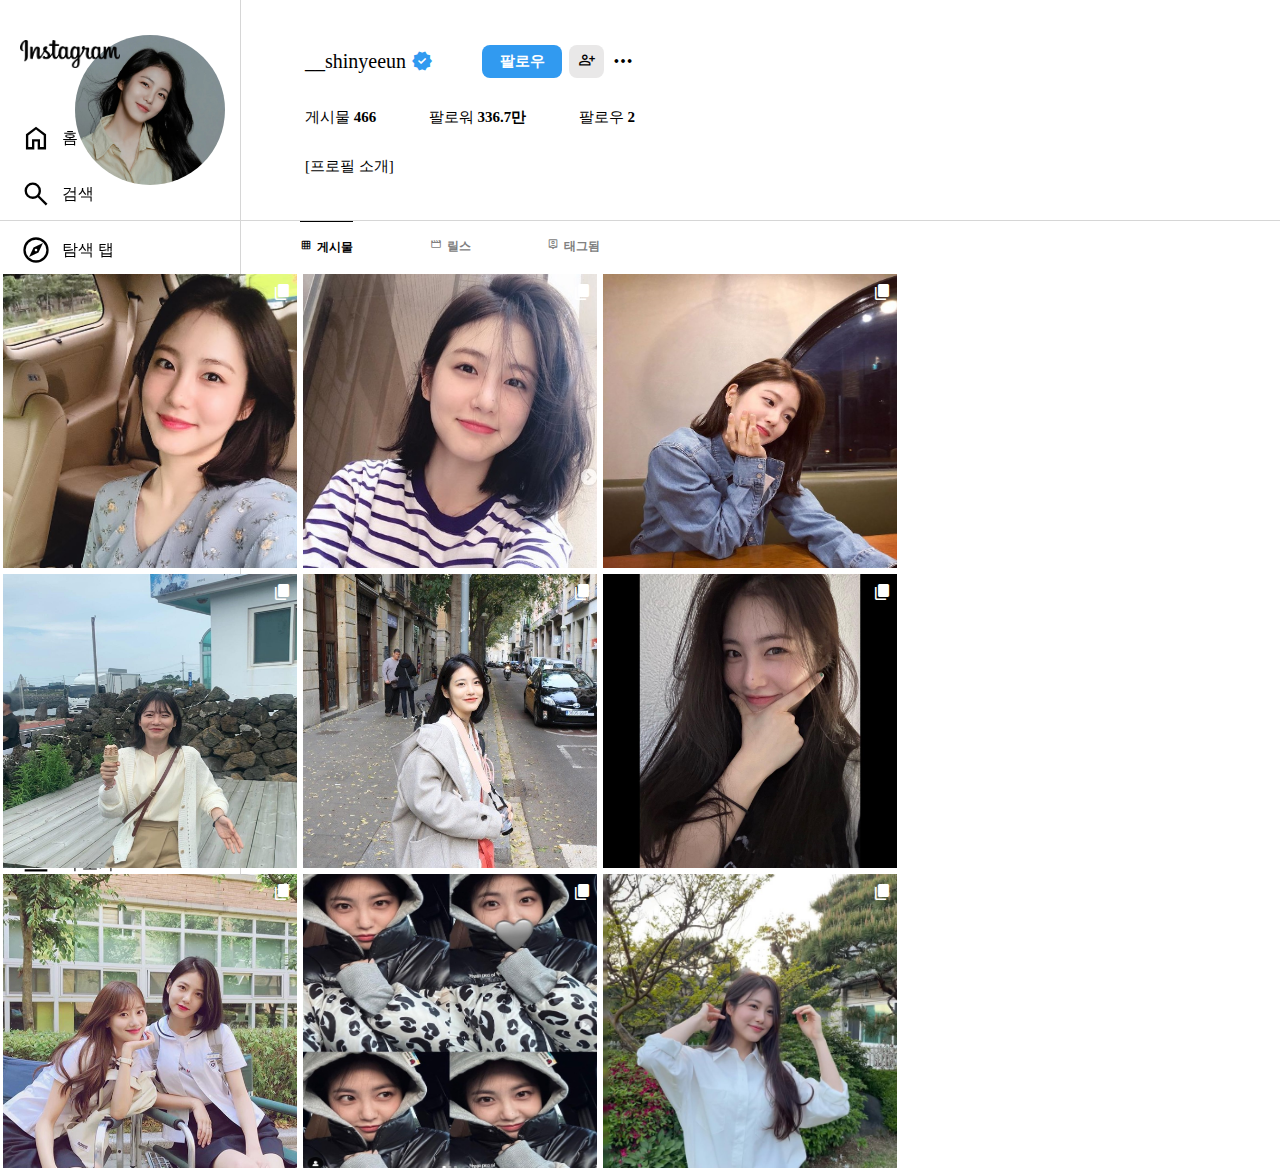
<file: index.html>
<!DOCTYPE html>
<html lang="en">
<head>
  <meta charset="UTF-8">
  <meta name="viewport" content="width=device-width, initial-scale=1.0">
  <title>Document</title>
  <link rel="stylesheet" href="https://fonts.googleapis.com/css2?family=Material+Symbols+Outlined:opsz,wght,FILL,GRAD@20..48,100..700,0..1,-50..200">
  



  <link rel="stylesheet" href="style.css">
</head>
<body>
  <nav class="nav-container">
    <img src="images/Instagram_logo.png" class="logo" alt="Instagram_logo">
    <ul class="menu">
      <li>
        <div class="container-align-center nav-li-padding-10">
            <span class="nav-icon material-symbols-outlined">home</span>홈
        </div>
      </li>
      <li>
        <div class="container-align-center nav-li-padding-10">
            <span class="nav-icon material-symbols-outlined">search</span>검색
        </div>
      </li>
      <li>
        <div class="container-align-center nav-li-padding-10">
            <span class="nav-icon material-symbols-outlined">explore</span>탐색 탭</li>
        </div>
      </li>
      <li>
        <div class="container-align-center nav-li-padding-10">
            <span class="nav-icon material-symbols-outlined">movie</span>릴스</li>
        </div>
      </li>
      <li>
        <div class="container-align-center nav-li-padding-10">
            <span class="nav-icon material-symbols-outlined">send</span>메시지</li>
        </div>
      </li>
      <li>
        <div class="container-align-center nav-li-padding-10">
            <span class="nav-icon material-symbols-outlined">favorite</span>알림</li>
        </div>
      </li>
      <li>
        <div class="container-align-center nav-li-padding-10">
            <span class="nav-icon material-symbols-outlined">add_box</span>만들기</li>
        </div>
      </li>
      <li>
        <div class="container-align-center nav-li-padding-10">
            <span class="nav-icon material-symbols-outlined">account_circle</span>프로필</li>
        </div>
      </li>
      <li class="see-more">
        <div class="container-align-center nav-li-padding-10">
          <span class="nav-icon material-symbols-outlined">menu</span>더 보기</li>
        </div>
      </li>
    </ul>
  </nav>
  <div class="main-container">
    <div class="home-container">
      <div class="profile-container">
        <div class="profile-photo-container">
          <img src="images/profile.jpg" class="profile-photo" alt="profile">
        </div>
        <div class="profile-content-container">
          <div class="profile-content-line">
            <div class="nav-li-container font-size-20 container-align-center">__shinyeeun
              <span class="certificated-logo-size color-blue material-symbols-outlined" style="font-variation-settings: 'FILL' 1;">verified</span>
            </div>
              <div class="container-align-center">
                <button class="btn-follow background-color-blue">
                  <b class="color-white font-size-15">팔로우</b>
                </button>
                <button class="btn-morepeople background-color-gray">
                  <span class="morepeople-logo-size material-symbols-outlined">person_add</span>
                </button>
                <span class="more-logo-size material-symbols-outlined">more_horiz</span>
              </div>
            </div>
          <div class="profile-content-line">
            <div class="font-size-15">게시물 <b>466</b></div>
            <div class="font-size-15">팔로워 <b>336.7만</b></div>
            <div class="font-size-15">팔로우 <b>2</b></div>
          </div>
          <div class="profile-content-line">
            <div class="font-size-15">[프로필 소개]</div>
          </div>
        </div>
      </div>
      <div class="profile-feed-container">
        <div class="profile-menu-container">
          <div class="profile-menu-content-active">
            <div class="container-align-center">
              <p class="font-size-12 font-bolder"><span class="profile-menu-icon font-bolder material-symbols-outlined">grid_on</span>게시물</p>
            </div>
          </div>
          <div class="profile-menu-content">
            <div class="container-align-center">
              <p class="font-size-12 font-bolder color-gray"><span class="profile-menu-icon font-bolder color-gray material-symbols-outlined">movie</span>릴스</p>
            </div>
          </div>
          <div class="profile-menu-content">
            <div class="container-align-center">
              <p class="font-size-12 font-bolder color-gray"><span class="profile-menu-icon font-bolder color-gray material-symbols-outlined">person_pin</span>태그됨</p>
            </div>
          </div>
        </div>
        <div class="profile-feed-size-300">
          <img src="images/feed/image-1.jpg" class="profile-feed-photo" alt="feed-1">
          <div class="profile-feed-icon-container">
            <span class="font-size-20 color-white material-symbols-outlined" style="font-variation-settings: 'FILL' 1;">content_copy</span>
          </div>
          <div class="profile-feed-shadow">
            <p class="font-size-15 font-bolder container-align-center">
              <span class="font-size-22 material-symbols-outlined" style="font-variation-settings: 'FILL' 1;">favorite</span>
              &nbsp;좋아요&nbsp;&nbsp;&nbsp;&nbsp;&nbsp;
              <span class="font-size-22 material-symbols-outlined" style="font-variation-settings: 'FILL' 1;">tooltip</span>
              &nbsp;댓글
            </p>
          </div>
        </div>
        <div class="profile-feed-size-300">
          <img src="images/feed/image-2.jpg" class="profile-feed-photo" alt="feed-2">
          <div class="profile-feed-icon-container">
            <span class="font-size-20 color-white material-symbols-outlined" style="font-variation-settings: 'FILL' 1;">content_copy</span>
          </div>
          <div class="profile-feed-shadow">
            <p class="font-size-15 font-bolder container-align-center">
              <span class="font-size-22 material-symbols-outlined" style="font-variation-settings: 'FILL' 1;">favorite</span>
              &nbsp;좋아요&nbsp;&nbsp;&nbsp;&nbsp;&nbsp;
              <span class="font-size-22 material-symbols-outlined" style="font-variation-settings: 'FILL' 1;">tooltip</span>
              &nbsp;댓글
            </p>
          </div>
        </div>
        <div class="profile-feed-size-300">
          <img src="images/feed/image-3.jpg" class="profile-feed-photo" alt="feed-3">
          <div class="profile-feed-icon-container">
            <span class="font-size-20 color-white material-symbols-outlined" style="font-variation-settings: 'FILL' 1;">content_copy</span>
          </div>
          <div class="profile-feed-shadow">
            <p class="font-size-15 font-bolder container-align-center">
              <span class="font-size-22 material-symbols-outlined" style="font-variation-settings: 'FILL' 1;">favorite</span>
              &nbsp;좋아요&nbsp;&nbsp;&nbsp;&nbsp;&nbsp;
              <span class="font-size-22 material-symbols-outlined" style="font-variation-settings: 'FILL' 1;">tooltip</span>
              &nbsp;댓글
            </p>
          </div>
        </div>
        <div class="profile-feed-size-300">
          <img src="images/feed/image-4.jpg" class="profile-feed-photo" alt="feed-4">
          <div class="profile-feed-icon-container">
            <span class="font-size-20 color-white material-symbols-outlined" style="font-variation-settings: 'FILL' 1;">content_copy</span>
          </div>
          <div class="profile-feed-shadow">
            <p class="font-size-15 font-bolder container-align-center">
              <span class="font-size-22 material-symbols-outlined" style="font-variation-settings: 'FILL' 1;">favorite</span>
              &nbsp;좋아요&nbsp;&nbsp;&nbsp;&nbsp;&nbsp;
              <span class="font-size-22 material-symbols-outlined" style="font-variation-settings: 'FILL' 1;">tooltip</span>
              &nbsp;댓글
            </p>
          </div>
        </div>
        <div class="profile-feed-size-300">
          <img src="images/feed/image-5.jpg" class="profile-feed-photo" alt="feed-5">
          <div class="profile-feed-icon-container">
            <span class="font-size-20 color-white material-symbols-outlined" style="font-variation-settings: 'FILL' 1;">content_copy</span>
          </div>
          <div class="profile-feed-shadow">
            <p class="font-size-15 font-bolder container-align-center">
              <span class="font-size-22 material-symbols-outlined" style="font-variation-settings: 'FILL' 1;">favorite</span>
              &nbsp;좋아요&nbsp;&nbsp;&nbsp;&nbsp;&nbsp;
              <span class="font-size-22 material-symbols-outlined" style="font-variation-settings: 'FILL' 1;">tooltip</span>
              &nbsp;댓글
            </p>
          </div>
        </div>
        <div class="profile-feed-size-300">
          <img src="images/feed/image-6.jpg" class="profile-feed-photo" alt="feed-6">
          <div class="profile-feed-icon-container">
            <span class="font-size-20 color-white material-symbols-outlined" style="font-variation-settings: 'FILL' 1;">content_copy</span>
          </div>
          <div class="profile-feed-shadow">
            <p class="font-size-15 font-bolder container-align-center">
              <span class="font-size-22 material-symbols-outlined" style="font-variation-settings: 'FILL' 1;">favorite</span>
              &nbsp;좋아요&nbsp;&nbsp;&nbsp;&nbsp;&nbsp;
              <span class="font-size-22 material-symbols-outlined" style="font-variation-settings: 'FILL' 1;">tooltip</span>
              &nbsp;댓글
            </p>
          </div>
        </div>
        <div class="profile-feed-size-300">
          <img src="images/feed/image-7.jpg" class="profile-feed-photo" alt="feed-7">
          <div class="profile-feed-icon-container">
            <span class="font-size-20 color-white material-symbols-outlined" style="font-variation-settings: 'FILL' 1;">content_copy</span>
          </div>
          <div class="profile-feed-shadow">
            <p class="font-size-15 font-bolder container-align-center">
              <span class="font-size-22 material-symbols-outlined" style="font-variation-settings: 'FILL' 1;">favorite</span>
              &nbsp;좋아요&nbsp;&nbsp;&nbsp;&nbsp;&nbsp;
              <span class="font-size-22 material-symbols-outlined" style="font-variation-settings: 'FILL' 1;">tooltip</span>
              &nbsp;댓글
            </p>
          </div>
        </div>
        <div class="profile-feed-size-300">
          <img src="images/feed/image-8.jpg" class="profile-feed-photo" alt="feed-8">
          <div class="profile-feed-icon-container">
            <span class="font-size-20 color-white material-symbols-outlined" style="font-variation-settings: 'FILL' 1;">content_copy</span>
          </div>
          <div class="profile-feed-shadow">
            <p class="font-size-15 font-bolder container-align-center">
              <span class="font-size-22 material-symbols-outlined" style="font-variation-settings: 'FILL' 1;">favorite</span>
              &nbsp;좋아요&nbsp;&nbsp;&nbsp;&nbsp;&nbsp;
              <span class="font-size-22 material-symbols-outlined" style="font-variation-settings: 'FILL' 1;">tooltip</span>
              &nbsp;댓글
            </p>
          </div>
        </div>
        <div class="profile-feed-size-300">
          <img src="images/feed/image-9.jpg" class="profile-feed-photo" alt="feed-9">
          <div class="profile-feed-icon-container">
            <span class="font-size-20 color-white material-symbols-outlined" style="font-variation-settings: 'FILL' 1;">content_copy</span>
          </div>
          <div class="profile-feed-shadow">
            <p class="font-size-15 font-bolder container-align-center">
              <span class="font-size-22 material-symbols-outlined" style="font-variation-settings: 'FILL' 1;">favorite</span>
              &nbsp;좋아요&nbsp;&nbsp;&nbsp;&nbsp;&nbsp;
              <span class="font-size-22 material-symbols-outlined" style="font-variation-settings: 'FILL' 1;">tooltip</span>
              &nbsp;댓글
            </p>
          </div>
        </div>
      </div>
    </div>
  </div>
</body>
</html>
</file>
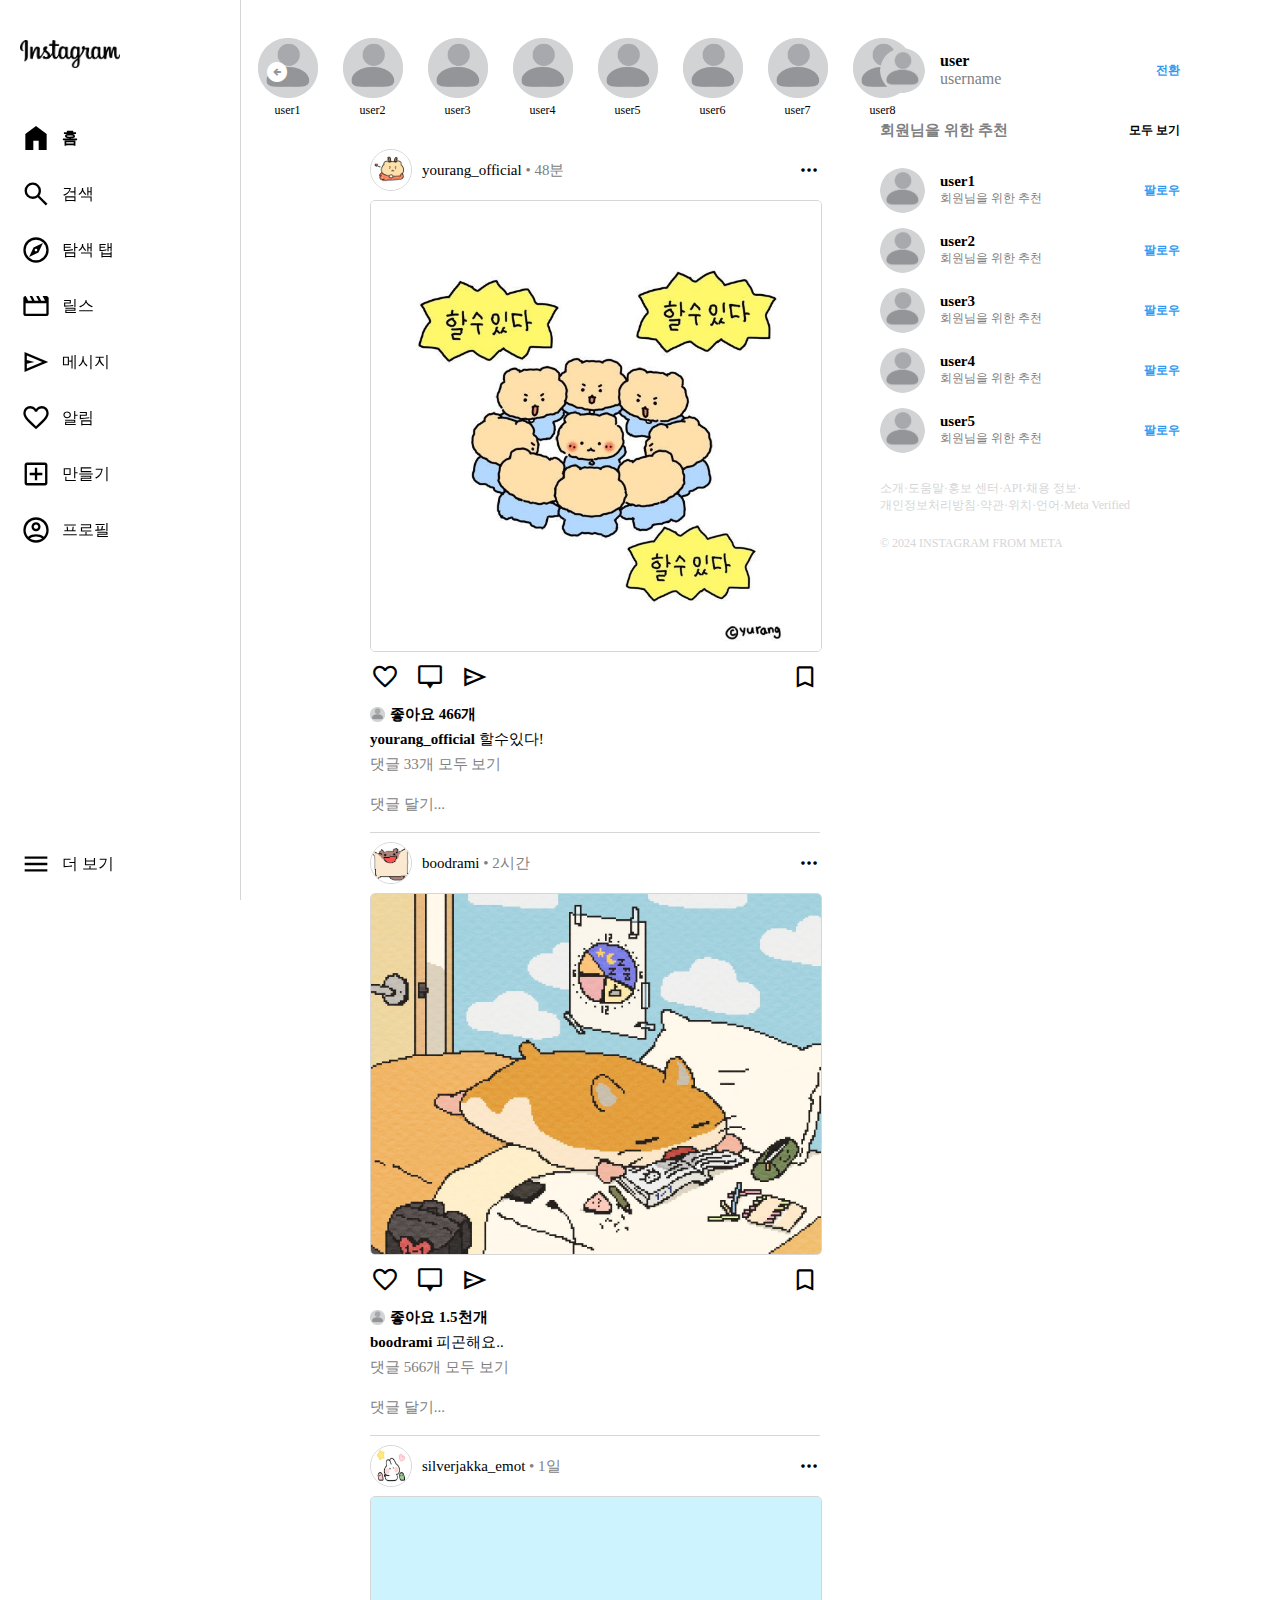
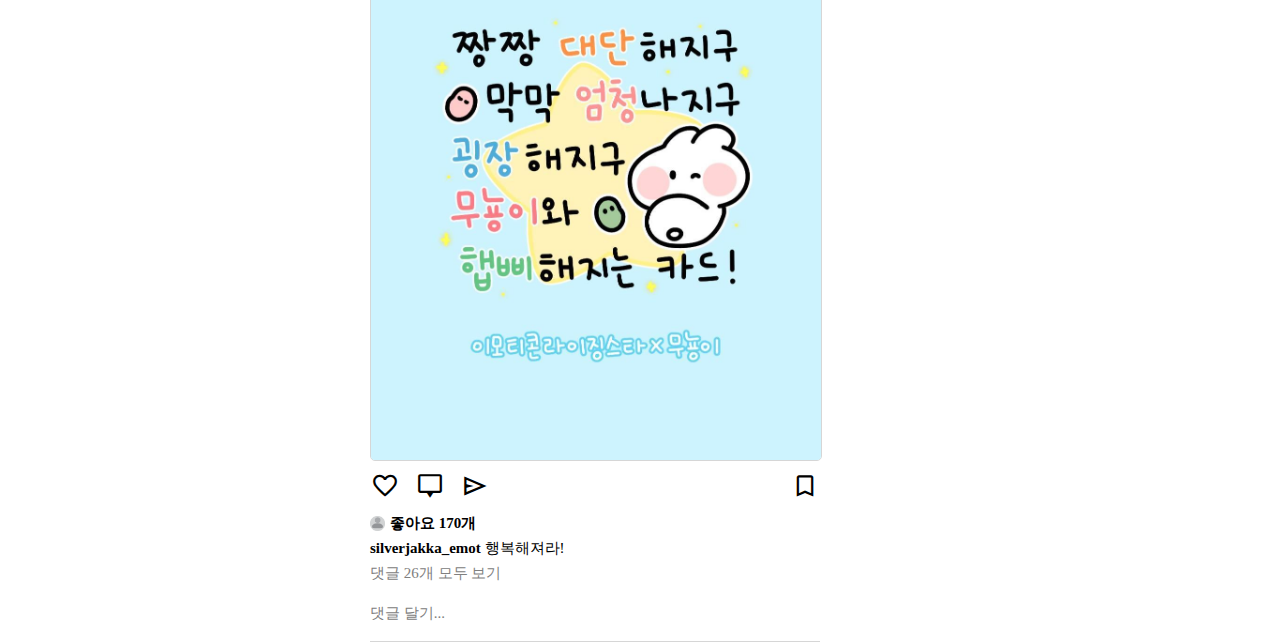
<file: home.html>
<!DOCTYPE html>
<html lang="en">
<head>
  <meta charset="UTF-8">
  <meta name="viewport" content="width=device-width, initial-scale=1.0">
  <title>Home-page</title>
  <link rel="stylesheet" href="https://fonts.googleapis.com/css2?family=Material+Symbols+Outlined:opsz,wght,FILL,GRAD@20..48,100..700,0..1,-50..200">

  <link rel="stylesheet" href="style.css">
</head>
<body>
  <nav class="nav-container">
    <img src="images/Instagram_logo.png" class="logo" alt="Instagram_logo">
    <ul class="menu">
      <li>
        <a href="#">
          <div class="container-align-center nav-li-padding-10 font-bolder">
              <span class="nav-icon material-symbols-outlined" style="font-variation-settings: 'FILL' 1;">home</span>홈
          </div>
        </a>
      </li>
      <li>
        <div class="container-align-center nav-li-padding-10">
            <span class="nav-icon material-symbols-outlined">search</span>검색
        </div>
      </li>
      <li>
        <div class="container-align-center nav-li-padding-10">
            <span class="nav-icon material-symbols-outlined">explore</span>탐색 탭</li>
        </div>
      </li>
      <li>
        <div class="container-align-center nav-li-padding-10">
            <span class="nav-icon material-symbols-outlined">movie</span>릴스</li>
        </div>
      </li>
      <li>
        <div class="container-align-center nav-li-padding-10">
            <span class="nav-icon material-symbols-outlined">send</span>메시지</li>
        </div>
      </li>
      <li>
        <div class="container-align-center nav-li-padding-10">
            <span class="nav-icon material-symbols-outlined">favorite</span>알림</li>
        </div>
      </li>
      <li>
        <div class="container-align-center nav-li-padding-10">
            <span class="nav-icon material-symbols-outlined">add_box</span>만들기</li>
        </div>
      </li>
      <li>
        <a href="profile.html">
          <div class="container-align-center nav-li-padding-10">
              <span class="nav-icon material-symbols-outlined">account_circle</span>프로필</li>
          </div>
        </a>
      </li>
      <li class="see-more">
        <div class="container-align-center nav-li-padding-10">
          <span class="nav-icon material-symbols-outlined">menu</span>더 보기</li>
        </div>
      </li>
    </ul>
  </nav>
  <div class="home-main-container">
    <div class="home-main-content-container">
      <div class="home-stories-container">
        <div class="home-story-container">
          <img src="images/profile-none.png" class="story-profile-size" alt="story_photo">
          <p class="font-size-12 text-margin-5">user1</p>
        </div>
        <div class="home-story-container">
          <img src="images/profile-none.png" class="story-profile-size" alt="story_photo">
          <p class="font-size-12 text-margin-5">user2</p>
        </div>
        <div class="home-story-container">
          <img src="images/profile-none.png" class="story-profile-size" alt="story_photo">
          <p class="font-size-12 text-margin-5">user3</p>
        </div>
        <div class="home-story-container">
          <img src="images/profile-none.png" class="story-profile-size" alt="story_photo">
          <p class="font-size-12 text-margin-5">user4</p>
        </div>
        <div class="home-story-container">
          <img src="images/profile-none.png" class="story-profile-size" alt="story_photo">
          <p class="font-size-12 text-margin-5">user5</p>
        </div>
        <div class="home-story-container">
          <img src="images/profile-none.png" class="story-profile-size" alt="story_photo">
          <p class="font-size-12 text-margin-5">user6</p>
        </div>
        <div class="home-story-container">
          <img src="images/profile-none.png" class="story-profile-size" alt="story_photo">
          <p class="font-size-12 text-margin-5">user7</p>
        </div>
        <div class="home-story-container">
          <img src="images/profile-none.png" class="story-profile-size" alt="story_photo">
          <p class="font-size-12 text-margin-5">user8</p>
        </div>
        <div class="story-expand-icon-right">
          <span class="color-white material-symbols-outlined" style="font-variation-settings: 'FILL' 1;">expand_circle_right</span>
        </div>
        <div class="story-expand-icon-left">
          <span class="color-white material-symbols-outlined" style="font-variation-settings: 'FILL' 1;">arrow_circle_left</span>
        </div>
      </div>
      <div class="home-feeds-container">
        <div class="home-feed-container">
          <div class="home-feed-user-container">
            <div class="home-feed-profile-container">
              <img src="images/home_feed/profile-1.jpg" class="home-feed-profile-photo" alt="profile-1">
              <p class="font-size-15 text-margin-10">yourang_official<span class="color-gray">&nbsp;•&nbsp;48분</span></p>
            </div>
            <span class="font-size-22 material-symbols-outlined">more_horiz</span>
          </div>
          <img src="images/home_feed/feed-1.jpg" class="home-feed-photo" alt="feed-1">
          <div class="home-feed-icons-container">
            <div class="home-feed-icons-container-left">
              <span class="font-size-30 text-margin-right-15 home-feed-icons-color material-symbols-outlined">favorite</span>
              <span class="font-size-30 text-margin-right-15 home-feed-icons-color material-symbols-outlined">tooltip</span>
              <span class="font-size-30 home-feed-icons-color material-symbols-outlined">send</span>
            </div>
            <span class="font-size-30 home-feed-icons-color material-symbols-outlined">bookmark</span>
          </div>
          <p class="home-feed-text-container font-size-15 container-align-center text-margin-0">
            <img src="images/profile-none.png" class="like-user-profile-photo-size" alt="like-user"><b>좋아요 466개</b>
          </p>
          <p class="home-feed-text-container font-size-15 container-align-center text-margin-0">
            <b>yourang_official</b>&nbsp;할수있다!
          </p>
          <p class="home-feed-text-container font-size-15 container-align-center text-margin-0 color-gray">
            댓글 33개 모두 보기
          </p>
          <p class="home-feed-text-container font-size-15 container-align-center color-gray">
            댓글 달기...
          </p>
        </div>
        <div class="home-feed-container">
          <div class="home-feed-user-container">
            <div class="home-feed-profile-container">
              <img src="images/home_feed/profile-2.png" class="home-feed-profile-photo" alt="profile-2">
              <p class="font-size-15 text-margin-10">boodrami<span class="color-gray">&nbsp;•&nbsp;2시간</span></p>
            </div>
            <span class="font-size-22 material-symbols-outlined">more_horiz</span>
          </div>
          <img src="images/home_feed/feed-2.jpg" class="home-feed-photo" alt="feed-2">
          <div class="home-feed-icons-container">
            <div class="home-feed-icons-container-left">
              <span class="font-size-30 text-margin-right-15 home-feed-icons-color material-symbols-outlined">favorite</span>
              <span class="font-size-30 text-margin-right-15 home-feed-icons-color material-symbols-outlined">tooltip</span>
              <span class="font-size-30 home-feed-icons-color material-symbols-outlined">send</span>
            </div>
            <span class="font-size-30 home-feed-icons-color material-symbols-outlined">bookmark</span>
          </div>
          <p class="home-feed-text-container font-size-15 container-align-center text-margin-0">
            <img src="images/profile-none.png" class="like-user-profile-photo-size" alt="like-user"><b>좋아요 1.5천개</b>
          </p>
          <p class="home-feed-text-container font-size-15 container-align-center text-margin-0">
            <b>boodrami</b>&nbsp;피곤해요..
          </p>
          <p class="home-feed-text-container font-size-15 container-align-center text-margin-0 color-gray">
            댓글 566개 모두 보기
          </p>
          <p class="home-feed-text-container font-size-15 container-align-center color-gray">
            댓글 달기...
          </p>
        </div>
        <div class="home-feed-container">
          <div class="home-feed-user-container">
            <div class="home-feed-profile-container">
              <img src="images/home_feed/profile-3.jpg" class="home-feed-profile-photo" alt="profile-3">
              <p class="font-size-15 text-margin-10">silverjakka_emot<span class="color-gray">&nbsp;•&nbsp;1일</span></p>
            </div>
            <span class="font-size-22 material-symbols-outlined">more_horiz</span>
          </div>
          <img src="images/home_feed/feed-3.jpg" class="home-feed-photo" alt="feed-3">
          <div class="home-feed-icons-container">
            <div class="home-feed-icons-container-left">
              <span class="font-size-30 text-margin-right-15 home-feed-icons-color material-symbols-outlined">favorite</span>
              <span class="font-size-30 text-margin-right-15 home-feed-icons-color material-symbols-outlined">tooltip</span>
              <span class="font-size-30 home-feed-icons-color material-symbols-outlined">send</span>
            </div>
            <span class="font-size-30 home-feed-icons-color material-symbols-outlined">bookmark</span>
          </div>
          <p class="home-feed-text-container font-size-15 container-align-center text-margin-0">
            <img src="images/profile-none.png" class="like-user-profile-photo-size" alt="like-user"><b>좋아요 170개</b>
          </p>
          <p class="home-feed-text-container font-size-15 container-align-center text-margin-0">
            <b>silverjakka_emot</b>&nbsp;행복해져라!
          </p>
          <p class="home-feed-text-container font-size-15 container-align-center text-margin-0 color-gray">
            댓글 26개 모두 보기
          </p>
          <p class="home-feed-text-container font-size-15 container-align-center color-gray">
            댓글 달기...
          </p>
        </div>
      </div>
    </div>
  </div>
  <div class="home-recommends-container">
    <div class="home-recommend-container">
      <div class="home-recommend-profile-container">
        <img src="images/profile-none.png" class="recommend-profile-photo text-margin-right-15" alt="my-profile">
        <div class="home-recommend-profile-content-container">
          <p class="text-margin-0 font-bolder">user</p>
          <p class="text-margin-0 color-gray">username</p>
        </div>
      </div>
      <p class="color-blue font-bolder font-size-12">전환</p>
    </div>
    <div class="home-recommend-container">
      <p class="color-gray font-bolder font-size-15">회원님을 위한 추천</p>
      <p class="font-bolder font-size-12">모두 보기</p>
    </div>
    <div class="home-recommend-container">
      <div class="home-recommend-profile-container">
        <img src="images/profile-none.png" class="recommend-profile-photo text-margin-right-15" alt="my-profile">
        <div class="home-recommend-profile-content-container">
          <p class="text-margin-0 font-bolder font-size-15">user1</p>
          <p class="text-margin-0 color-gray font-size-12">회원님을 위한 추천</p>
        </div>
      </div>
      <p class="color-blue font-bolder font-size-12">팔로우</p>
    </div>
    <div class="home-recommend-container">
      <div class="home-recommend-profile-container">
        <img src="images/profile-none.png" class="recommend-profile-photo text-margin-right-15" alt="my-profile">
        <div class="home-recommend-profile-content-container">
          <p class="text-margin-0 font-bolder font-size-15">user2</p>
          <p class="text-margin-0 color-gray font-size-12">회원님을 위한 추천</p>
        </div>
      </div>
      <p class="color-blue font-bolder font-size-12">팔로우</p>
    </div>
    <div class="home-recommend-container">
      <div class="home-recommend-profile-container">
        <img src="images/profile-none.png" class="recommend-profile-photo text-margin-right-15" alt="my-profile">
        <div class="home-recommend-profile-content-container">
          <p class="text-margin-0 font-bolder font-size-15">user3</p>
          <p class="text-margin-0 color-gray font-size-12">회원님을 위한 추천</p>
        </div>
      </div>
      <p class="color-blue font-bolder font-size-12">팔로우</p>
    </div>
    <div class="home-recommend-container">
      <div class="home-recommend-profile-container">
        <img src="images/profile-none.png" class="recommend-profile-photo text-margin-right-15" alt="my-profile">
        <div class="home-recommend-profile-content-container">
          <p class="text-margin-0 font-bolder font-size-15">user4</p>
          <p class="text-margin-0 color-gray font-size-12">회원님을 위한 추천</p>
        </div>
      </div>
      <p class="color-blue font-bolder font-size-12">팔로우</p>
    </div>
    <div class="home-recommend-container">
      <div class="home-recommend-profile-container">
        <img src="images/profile-none.png" class="recommend-profile-photo text-margin-right-15" alt="my-profile">
        <div class="home-recommend-profile-content-container">
          <p class="text-margin-0 font-bolder font-size-15">user5</p>
          <p class="text-margin-0 color-gray font-size-12">회원님을 위한 추천</p>
        </div>
      </div>
      <p class="color-blue font-bolder font-size-12">팔로우</p>
    </div>
    <div class="home-recommend-footer-container">
      <div class="home-recommend-footer-container">
        <p class="font-size-12 text-margin-0 color-lightgray">소개·도움말·홍보 센터·API·채용 정보·</p>
        <p class="font-size-12 text-margin-0 color-lightgray">개인정보처리방침·약관·위치·언어·Meta Verified</p>
      </div>
      <p class="font-size-12 color-lightgray">© 2024 INSTAGRAM FROM META</p>
    </div>
  </div>
</body>
</html>
</file>
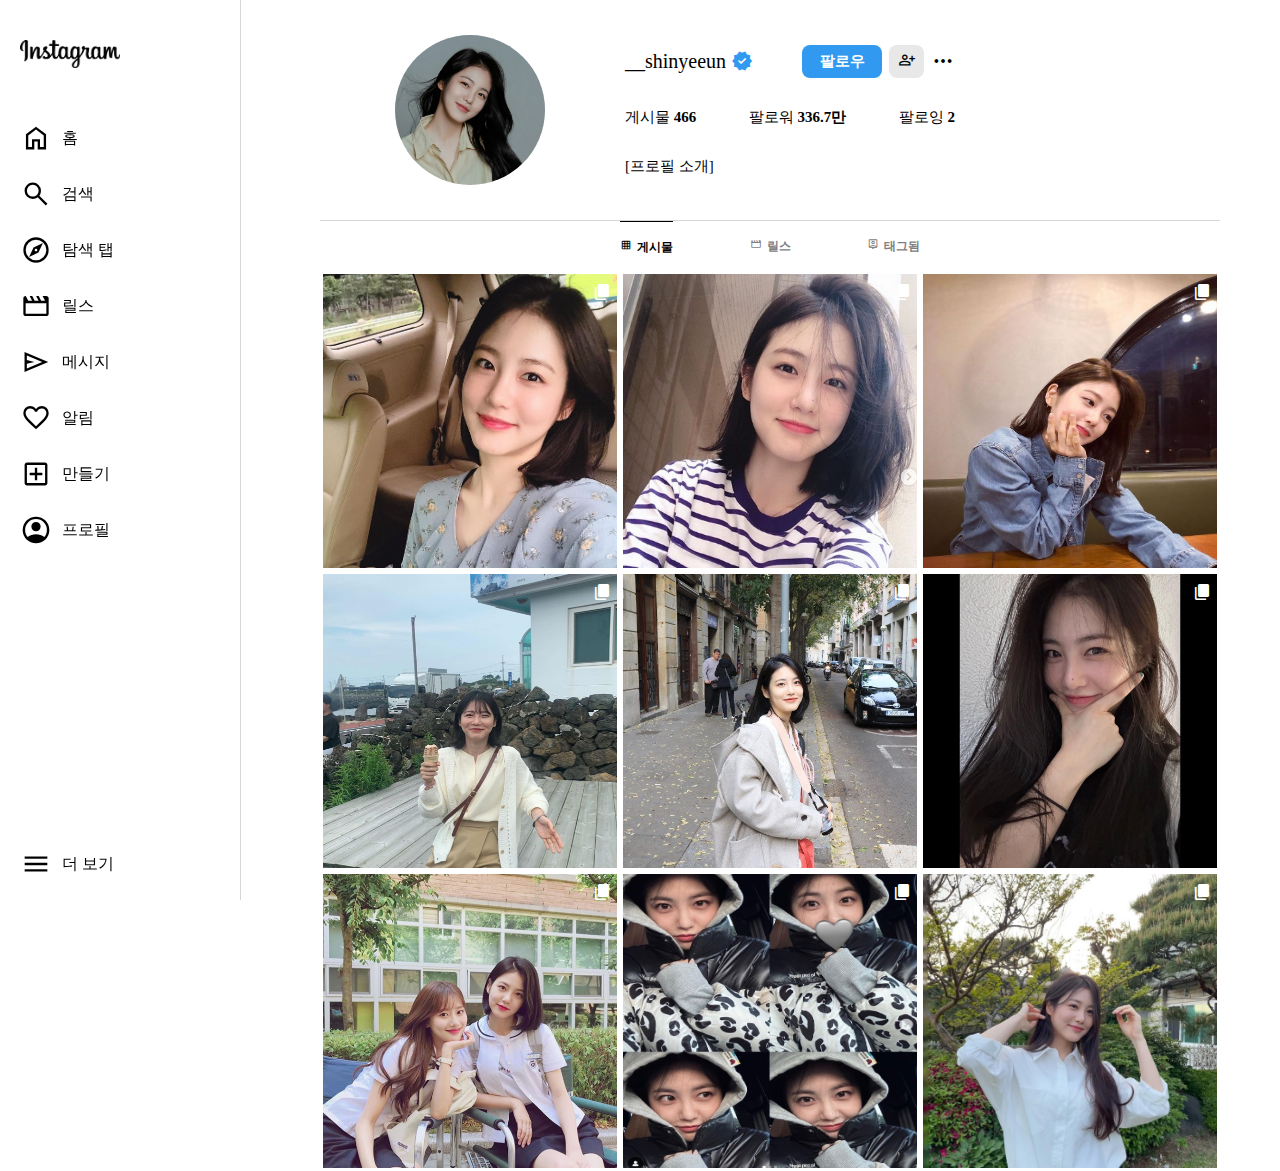
<file: profile.html>
<!DOCTYPE html>
<html lang="en">
<head>
  <meta charset="UTF-8">
  <meta name="viewport" content="width=device-width, initial-scale=1.0">
  <title>Profile-page</title>
  <link rel="stylesheet" href="https://fonts.googleapis.com/css2?family=Material+Symbols+Outlined:opsz,wght,FILL,GRAD@20..48,100..700,0..1,-50..200">

  <link rel="stylesheet" href="style.css">
</head>
<body>
  <nav class="nav-container">
    <img src="images/Instagram_logo.png" class="logo" alt="Instagram_logo">
    <ul class="menu">
      <li>
        <a href="home.html">
          <div class="container-align-center nav-li-padding-10">
              <span class="nav-icon material-symbols-outlined">home</span>홈
          </div>
        </a>
      </li>
      <li>
        <div class="container-align-center nav-li-padding-10">
            <span class="nav-icon material-symbols-outlined">search</span>검색
        </div>
      </li>
      <li>
        <div class="container-align-center nav-li-padding-10">
            <span class="nav-icon material-symbols-outlined">explore</span>탐색 탭</li>
        </div>
      </li>
      <li>
        <div class="container-align-center nav-li-padding-10">
            <span class="nav-icon material-symbols-outlined">movie</span>릴스</li>
        </div>
      </li>
      <li>
        <div class="container-align-center nav-li-padding-10">
            <span class="nav-icon material-symbols-outlined">send</span>메시지</li>
        </div>
      </li>
      <li>
        <div class="container-align-center nav-li-padding-10">
            <span class="nav-icon material-symbols-outlined">favorite</span>알림</li>
        </div>
      </li>
      <li>
        <div class="container-align-center nav-li-padding-10">
            <span class="nav-icon material-symbols-outlined">add_box</span>만들기</li>
        </div>
      </li>
      <li>
        <a href="#">
          <div class="container-align-center nav-li-padding-10">
              <span class="nav-icon material-symbols-outlined" style="font-variation-settings: 'FILL' 1;">account_circle</span>프로필</li>
          </div>
        </a>
      </li>
      <li class="see-more">
        <div class="container-align-center nav-li-padding-10">
          <span class="nav-icon material-symbols-outlined">menu</span>더 보기</li>
        </div>
      </li>
    </ul>
  </nav>
  <div class="profile-main-container">
    <div class="profile-home-container">
      <div class="profile-container">
        <div class="profile-photo-container">
          <img src="images/profile.jpg" class="profile-photo" alt="profile">
        </div>
        <div class="profile-content-container">
          <div class="profile-content-line">
            <div class="nav-li-container font-size-20 container-align-center">__shinyeeun
              <span class="certificated-logo-size color-blue material-symbols-outlined" style="font-variation-settings: 'FILL' 1;">verified</span>
            </div>
              <div class="container-align-center">
                <button class="btn-follow background-color-blue">
                  <b class="color-white font-size-15">팔로우</b>
                </button>
                <button class="btn-morepeople background-color-gray">
                  <span class="morepeople-logo-size material-symbols-outlined">person_add</span>
                </button>
                <span class="more-logo-size material-symbols-outlined">more_horiz</span>
              </div>
            </div>
          <div class="profile-content-line">
            <div class="font-size-15">게시물 <b>466</b></div>
            <div class="font-size-15">팔로워 <b>336.7만</b></div>
            <div class="font-size-15">팔로잉 <b>2</b></div>
          </div>
          <div class="profile-content-line">
            <div class="font-size-15">[프로필 소개]</div>
          </div>
        </div>
      </div>
      <div class="profile-feed-container">
        <div class="profile-menu-container">
          <div class="profile-menu-content-active">
            <div class="container-align-center">
              <p class="font-size-12 font-bolder"><span class="profile-menu-icon font-bolder material-symbols-outlined">grid_on</span>게시물</p>
            </div>
          </div>
          <div class="profile-menu-content">
            <div class="container-align-center">
              <p class="font-size-12 font-bolder color-gray"><span class="profile-menu-icon font-bolder color-gray material-symbols-outlined">movie</span>릴스</p>
            </div>
          </div>
          <div class="profile-menu-content">
            <div class="container-align-center">
              <p class="font-size-12 font-bolder color-gray"><span class="profile-menu-icon font-bolder color-gray material-symbols-outlined">person_pin</span>태그됨</p>
            </div>
          </div>
        </div>
        <div class="profile-feed-size-300">
          <img src="images/profile_feed/image-1.jpg" class="profile-feed-photo" alt="feed-1">
          <div class="profile-feed-icon-container">
            <span class="font-size-20 color-white material-symbols-outlined" style="font-variation-settings: 'FILL' 1;">content_copy</span>
          </div>
          <div class="profile-feed-shadow">
            <p class="font-size-15 font-bolder container-align-center">
              <span class="font-size-22 material-symbols-outlined" style="font-variation-settings: 'FILL' 1;">favorite</span>
              &nbsp;좋아요&nbsp;&nbsp;&nbsp;&nbsp;&nbsp;
              <span class="font-size-22 material-symbols-outlined" style="font-variation-settings: 'FILL' 1;">tooltip</span>
              &nbsp;댓글
            </p>
          </div>
        </div>
        <div class="profile-feed-size-300">
          <img src="images/profile_feed/image-2.jpg" class="profile-feed-photo" alt="feed-2">
          <div class="profile-feed-icon-container">
            <span class="font-size-20 color-white material-symbols-outlined" style="font-variation-settings: 'FILL' 1;">content_copy</span>
          </div>
          <div class="profile-feed-shadow">
            <p class="font-size-15 font-bolder container-align-center">
              <span class="font-size-22 material-symbols-outlined" style="font-variation-settings: 'FILL' 1;">favorite</span>
              &nbsp;좋아요&nbsp;&nbsp;&nbsp;&nbsp;&nbsp;
              <span class="font-size-22 material-symbols-outlined" style="font-variation-settings: 'FILL' 1;">tooltip</span>
              &nbsp;댓글
            </p>
          </div>
        </div>
        <div class="profile-feed-size-300">
          <img src="images/profile_feed/image-3.jpg" class="profile-feed-photo" alt="feed-3">
          <div class="profile-feed-icon-container">
            <span class="font-size-20 color-white material-symbols-outlined" style="font-variation-settings: 'FILL' 1;">content_copy</span>
          </div>
          <div class="profile-feed-shadow">
            <p class="font-size-15 font-bolder container-align-center">
              <span class="font-size-22 material-symbols-outlined" style="font-variation-settings: 'FILL' 1;">favorite</span>
              &nbsp;좋아요&nbsp;&nbsp;&nbsp;&nbsp;&nbsp;
              <span class="font-size-22 material-symbols-outlined" style="font-variation-settings: 'FILL' 1;">tooltip</span>
              &nbsp;댓글
            </p>
          </div>
        </div>
        <div class="profile-feed-size-300">
          <img src="images/profile_feed/image-4.jpg" class="profile-feed-photo" alt="feed-4">
          <div class="profile-feed-icon-container">
            <span class="font-size-20 color-white material-symbols-outlined" style="font-variation-settings: 'FILL' 1;">content_copy</span>
          </div>
          <div class="profile-feed-shadow">
            <p class="font-size-15 font-bolder container-align-center">
              <span class="font-size-22 material-symbols-outlined" style="font-variation-settings: 'FILL' 1;">favorite</span>
              &nbsp;좋아요&nbsp;&nbsp;&nbsp;&nbsp;&nbsp;
              <span class="font-size-22 material-symbols-outlined" style="font-variation-settings: 'FILL' 1;">tooltip</span>
              &nbsp;댓글
            </p>
          </div>
        </div>
        <div class="profile-feed-size-300">
          <img src="images/profile_feed/image-5.jpg" class="profile-feed-photo" alt="feed-5">
          <div class="profile-feed-icon-container">
            <span class="font-size-20 color-white material-symbols-outlined" style="font-variation-settings: 'FILL' 1;">content_copy</span>
          </div>
          <div class="profile-feed-shadow">
            <p class="font-size-15 font-bolder container-align-center">
              <span class="font-size-22 material-symbols-outlined" style="font-variation-settings: 'FILL' 1;">favorite</span>
              &nbsp;좋아요&nbsp;&nbsp;&nbsp;&nbsp;&nbsp;
              <span class="font-size-22 material-symbols-outlined" style="font-variation-settings: 'FILL' 1;">tooltip</span>
              &nbsp;댓글
            </p>
          </div>
        </div>
        <div class="profile-feed-size-300">
          <img src="images/profile_feed/image-6.jpg" class="profile-feed-photo" alt="feed-6">
          <div class="profile-feed-icon-container">
            <span class="font-size-20 color-white material-symbols-outlined" style="font-variation-settings: 'FILL' 1;">content_copy</span>
          </div>
          <div class="profile-feed-shadow">
            <p class="font-size-15 font-bolder container-align-center">
              <span class="font-size-22 material-symbols-outlined" style="font-variation-settings: 'FILL' 1;">favorite</span>
              &nbsp;좋아요&nbsp;&nbsp;&nbsp;&nbsp;&nbsp;
              <span class="font-size-22 material-symbols-outlined" style="font-variation-settings: 'FILL' 1;">tooltip</span>
              &nbsp;댓글
            </p>
          </div>
        </div>
        <div class="profile-feed-size-300">
          <img src="images/profile_feed/image-7.jpg" class="profile-feed-photo" alt="feed-7">
          <div class="profile-feed-icon-container">
            <span class="font-size-20 color-white material-symbols-outlined" style="font-variation-settings: 'FILL' 1;">content_copy</span>
          </div>
          <div class="profile-feed-shadow">
            <p class="font-size-15 font-bolder container-align-center">
              <span class="font-size-22 material-symbols-outlined" style="font-variation-settings: 'FILL' 1;">favorite</span>
              &nbsp;좋아요&nbsp;&nbsp;&nbsp;&nbsp;&nbsp;
              <span class="font-size-22 material-symbols-outlined" style="font-variation-settings: 'FILL' 1;">tooltip</span>
              &nbsp;댓글
            </p>
          </div>
        </div>
        <div class="profile-feed-size-300">
          <img src="images/profile_feed/image-8.jpg" class="profile-feed-photo" alt="feed-8">
          <div class="profile-feed-icon-container">
            <span class="font-size-20 color-white material-symbols-outlined" style="font-variation-settings: 'FILL' 1;">content_copy</span>
          </div>
          <div class="profile-feed-shadow">
            <p class="font-size-15 font-bolder container-align-center">
              <span class="font-size-22 material-symbols-outlined" style="font-variation-settings: 'FILL' 1;">favorite</span>
              &nbsp;좋아요&nbsp;&nbsp;&nbsp;&nbsp;&nbsp;
              <span class="font-size-22 material-symbols-outlined" style="font-variation-settings: 'FILL' 1;">tooltip</span>
              &nbsp;댓글
            </p>
          </div>
        </div>
        <div class="profile-feed-size-300">
          <img src="images/profile_feed/image-9.jpg" class="profile-feed-photo" alt="feed-9">
          <div class="profile-feed-icon-container">
            <span class="font-size-20 color-white material-symbols-outlined" style="font-variation-settings: 'FILL' 1;">content_copy</span>
          </div>
          <div class="profile-feed-shadow">
            <p class="font-size-15 font-bolder container-align-center">
              <span class="font-size-22 material-symbols-outlined" style="font-variation-settings: 'FILL' 1;">favorite</span>
              &nbsp;좋아요&nbsp;&nbsp;&nbsp;&nbsp;&nbsp;
              <span class="font-size-22 material-symbols-outlined" style="font-variation-settings: 'FILL' 1;">tooltip</span>
              &nbsp;댓글
            </p>
          </div>
        </div>
      </div>
    </div>
  </div>
</body>
</html>
</file>
<file: style.css>
body {
  margin: 0;
}
li a {
  display: block;
  text-decoration: none;
  color: black;
}
.home-main-container {
  width: 100;
  height: 100%;
  margin-left: 260px;
  margin-right: 350px;
  display: flex;
  justify-content: center;
} 
.home-main-content-container {
  width: 700px;
  display: flex;
  justify-content: center;
  flex-wrap: wrap;
}
.home-stories-container {
  position: relative;
  width: 700px;
  height: 120px;
  display: flex;
  align-items: center;
  margin-top: 20px;
}
.home-story-container {
  width: 85px;
  height: 130px;
  display: flex;
  justify-content: center;
  align-content: center;
  flex-wrap: wrap;
}
.home-feeds-container {
  width: 450px;
  display: flex;
  justify-content: center;
  flex-direction: column;
}
.home-feed-container {
  width: 450px;
  display: flex;
  flex-direction: column;
  border-bottom: 1px solid rgb(214, 214, 214);
}
.home-feed-user-container {
  width: 450px;
  height: 60px;
  display: flex;
  justify-content: space-between;
  align-items: center;
}
.home-feed-profile-container {
  width: 300px;
  height: 60px;
  display: flex;
  align-items: center;
}
.home-feed-icons-container {
  width: 450px;
  height: 50px;
  display: flex;
  justify-content: space-between;
  align-items: center;
}
.home-feed-icons-container-left {
  width: 100px;
  height: 35px;
  display: flex;
  align-items: center;
}
.home-feed-text-container {
  width: 450px;
  height: 25px;
}
.home-recommends-container {
  display: flex;
  position: absolute;
  top: 40px;
  right: 100px;
  width: 300px;
  flex-direction: column;
  justify-content: space-between;
  flex-wrap: wrap;
}
.home-recommend-container {
  display: flex;
  justify-content: space-between;
  align-items: center;
  width: 300px;
  height: 60px;
}
.home-recommend-profile-container {
  display: flex;
  align-items: center;
  width: 250px;
  height: 60px;
}
.home-recommend-profile-content-container {
  display: flex;
  flex-direction: column;
  justify-content: center;
}
.home-recommend-footer-container {
  display: flex;
  align-items: center;
  flex-wrap: wrap;
  margin: 10px 0px;
}
.profile-main-container {
  width: 100;
  margin-left: 260px;
  height: 100%;
  display: flex;
  justify-content: center;
}
.nav-container {
  width: 240px;
  border-right: 1px solid rgb(214, 214, 214);
  position: fixed;
  height: 100%;
}
.profile-home-container {
  width: 900px;
  height: 100%;
  padding: 0;
}
.profile-container {
  width: 100%;
  height: 220px;
  border-bottom: 1px solid rgb(214, 214, 214);
  display: flex;
  flex-direction: row;
}
.profile-photo-container {
  width: 300px;
  height: 100%;
  display: flex;
  align-items: center;
  justify-content: center;
}
.profile-content-container {
  width: 330px;
  height: 100%;
  display: flex;
  flex-direction: column;
  justify-content: center;
  flex-wrap: wrap;
}
.profile-feed-container {
  width: 900px;
  display: flex;
  flex-wrap: wrap;
}
.profile-menu-container {
  width: 300px;
  height: 50px;
  margin: 0px 300px;
  display: flex;
  justify-content: space-between;
}
.profile-menu-content-active {
  display: flex;
  margin: 0;
  height: 50px;
  border-top: 1px solid black;
  align-items: center;
  justify-content: center;
}
.profile-menu-content {
  display: flex;
  margin: 0;
  height: 50px;
  align-items: center;
  justify-content: center;
}
.profile-feed-shadow {  
  display: flex;
  position: relative;
  color: rgba(255, 255, 255, 0);
  width: 294px;
  height: 294px;
  justify-content: center;
  align-items: center;
}
.profile-feed-shadow:hover {
  background-color: rgba(56, 56, 56, 0.396);
  color: white;
}
.container-align-center {
  display: flex;
  flex-direction: row;
  align-items: center;
}
.logo {
  width: 100px;
  margin: 40px 20px 15px; 
}
.menu {
  padding: 0px;
}
.menu li {
  height: 30px;
  line-height: 30px;
  display: block;
  font-size: 16px;
  margin: 8px 10px;
  padding: 9px 0px;
  border-radius: 10px;
  align-content: center;
}
.menu li:hover {
  background-color: rgb(238, 236, 236);
}
.material-symbols-outlined {
  font-variation-settings:
  'FILL' 0,
  'wght' 400,
  'GRAD' -100,
  'opsz' 24
}
.nav-li-padding-10 {
  padding: 10px 0px;
}
.nav-icon {
  font-size: 32px;
  margin: 0px 10px;
}
.see-more {
  position: fixed;
  bottom: 15px;
  width: 220px;
}
.profile-photo {
  width: 150px;
  height: 150px;
  border-radius: 100%;
}
.profile-content-line {
  margin: 15px 5px;
  width: 100%;
  display: flex;
  justify-content: space-between;
  align-items: center;
}
.font-size-30 {
  font-size: 30px;
}
.font-size-22 {
  font-size: 22px;
}
.font-size-20 {
  font-size: 20px;
}
.font-size-15 {
  font-size: 15px;
}
.font-size-12 {
  font-size: 12px;
}
.font-bolder {
  font-weight: bolder;
}
.color-blue {
  color: rgb(49, 154, 240);
}
.color-white {
  color: white;
}
.color-gray {
  color: gray;
}
.color-lightgray {
  color: rgb(214, 214, 214);
}
.background-color-blue {
  background-color: rgb(49, 154, 240);
}
.background-color-gray {
  background-color: rgb(233, 232, 232);
}
.certificated-logo-size {
  font-size: 22px;
  margin-left: 5px;
}
.btn-follow {
  width: 80px;
  height: 33px;
  border-radius: 8px;
  border: none;
}
.btn-follow:hover {
  background-color: rgb(28, 116, 248);
}
.btn-morepeople {
  width: 35px;
  height: 33px;
  border-radius: 8px;
  border: none;
  margin: 0px 7px;
}
.btn-morepeople:hover {
  background-color: rgb(214, 214, 214);
}
.morepeople-logo-size {
  font-size: 18px;
}
.more-logo-size {
  font-size: 24px;
}
.profile-feed-size-300 {  
  position: relative;
  margin: 3px;
  width: 294px;
  height: 294px;
}
.profile-feed-photo {
  position: absolute;
  margin: 0;
  width: 294px;
  height: 294px;
}
.profile-menu-icon {
  font-size: 12px;
  margin-right: 5px;
}
.profile-feed-icon-container {
  position: absolute;
  top: 8px;
  right: 8px;
  width: 15px;
  height: 15px;
  display: flex;
  justify-content: center;
  align-content: center;
}
.story-profile-size {
  width: 60px;
  height: 60px;
}
.text-margin-0 {
  margin: 0px;
}
.text-margin-5 {
  margin: 5px;
}
.text-margin-10 {
  margin: 10px;
}
.text-margin-right-15 {
  margin-right: 15px;
}
.story-expand-icon-right {
  position: absolute;
  top: 40px;
  right: 40px;
  font-size: 25px;
}
.story-expand-icon-left {
  position: absolute;
  top: 40px;
  left: 20px;
  font-size: 25px;
}
.home-feed-photo {
  width: 450px;
  border-radius: 5px;
  border: 1px solid rgb(214, 214, 214);
}
.home-feed-profile-photo {
  width: 40px;
  height: 40px;
  border-radius: 100%;
  border: 1px solid rgb(214, 214, 214);
}
.home-feed-icons-color {
  color: black;
}
.home-feed-icons-color:hover {
  color: gray;
}
.like-user-profile-photo-size {
  width: 15px;
  height: 15px;
  margin-right: 5px;
}
.recommend-profile-photo {
  border-radius: 100%;
  width: 45px;
  height: 45px;
}
</file>
